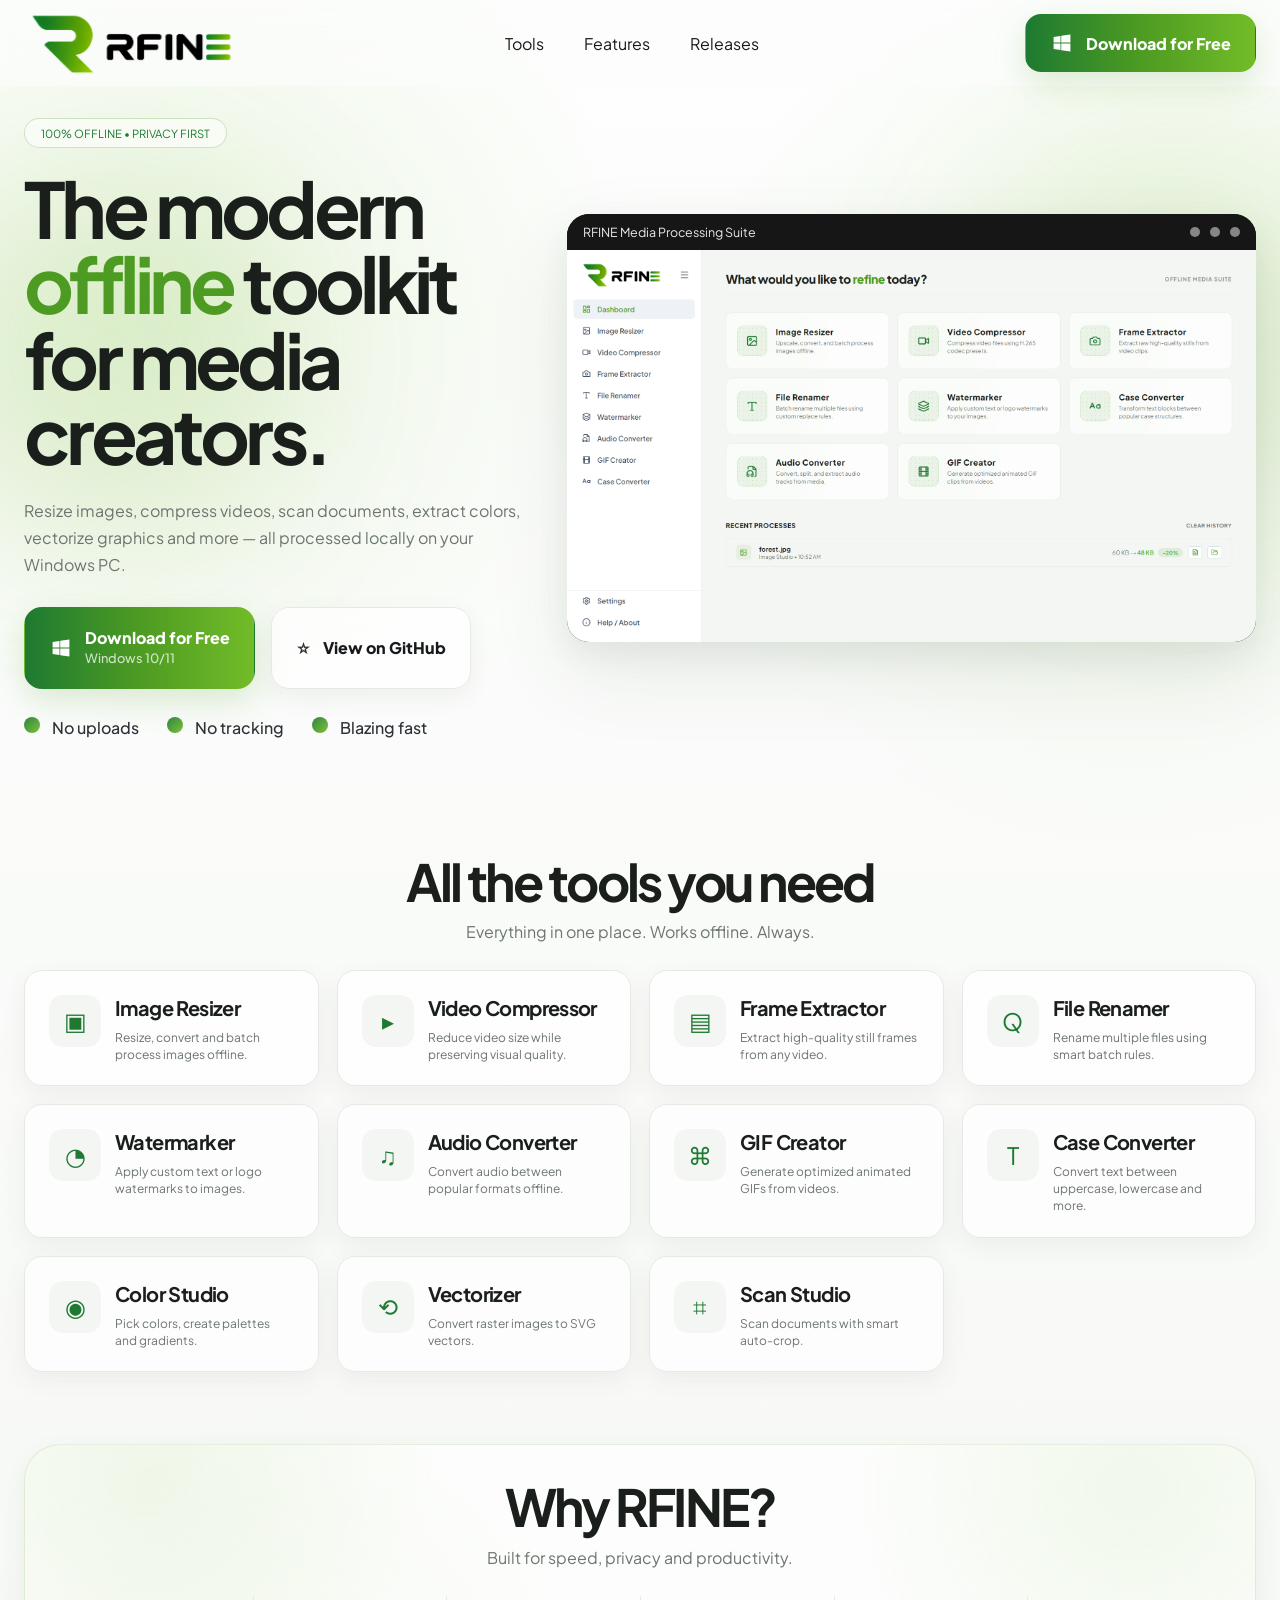
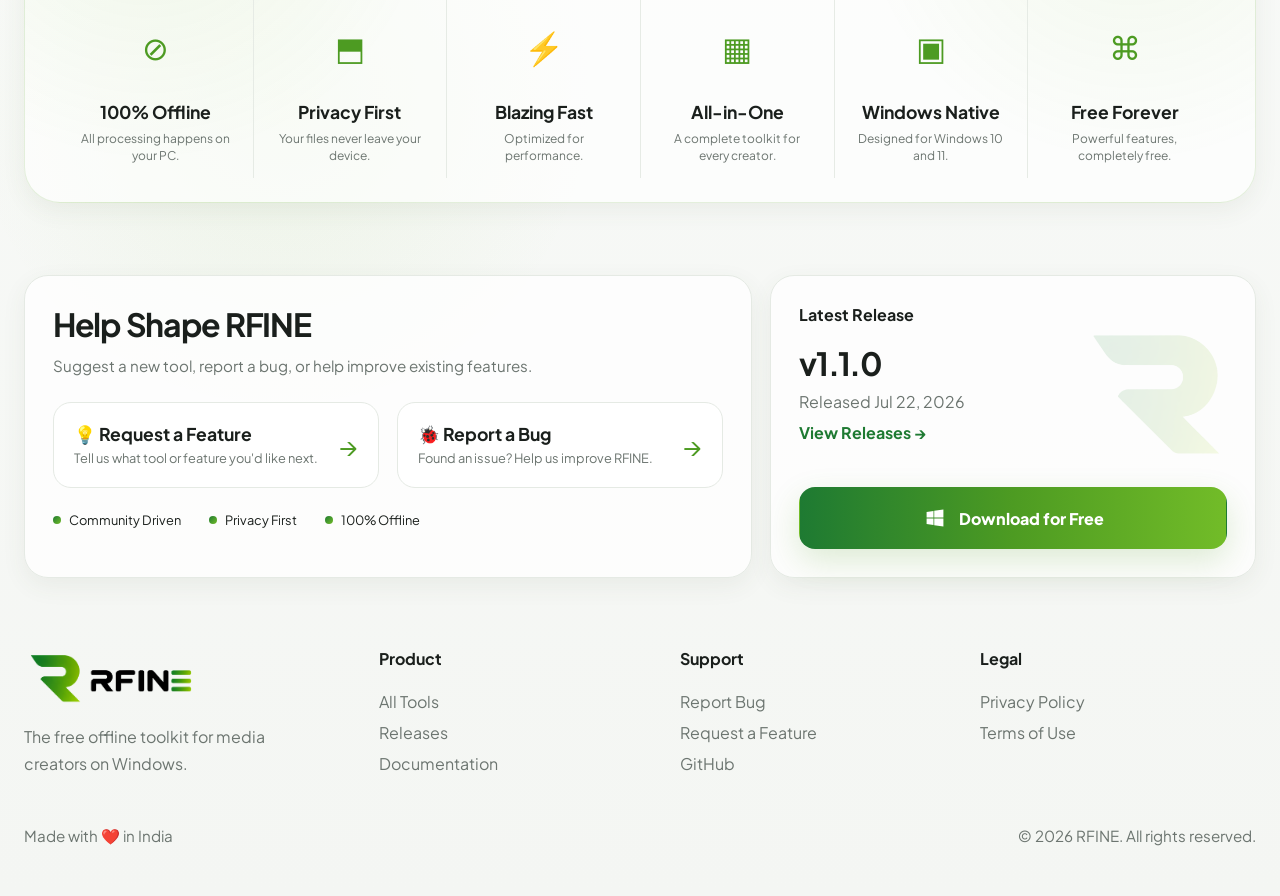
<file: index.html>
<!DOCTYPE html>
<html lang="en">
<head>
  <meta charset="UTF-8">
  <meta name="viewport" content="width=device-width, initial-scale=1.0">
  <title>RFINE | The free offline toolkit for media creators</title>
  <meta
    name="description"
    content="RFINE is a freen offline toolkit for Windows creators. Resize images, compress videos, scan documents, extract colors, vectorize graphics, and more."
  >
  <meta name="theme-color" content="#f4f6f3">
  <link rel="icon" type="image/png" sizes="32x32" href="./assets/favicon.png">
  <link rel="preconnect" href="https://fonts.googleapis.com">
  <link rel="preconnect" href="https://fonts.gstatic.com" crossorigin>
  <link href="https://fonts.googleapis.com/css2?family=Plus+Jakarta+Sans:wght@400;500;600;700;800&display=swap" rel="stylesheet">
  <link rel="stylesheet" href="./styles.css">
</head>
<body>
  <div class="page-shell">
    <header class="site-header">
      <div class="container header-inner">
        <a class="brand" href="/index.html#hero" aria-label="RFINE home">
          <img src="./assets/brand/rfine-green-light.png" alt="RFINE logo">
        </a>

        <nav class="main-nav" aria-label="Primary">
          <a href="#tools">Tools</a>
          <a href="#features">Features</a>
          <a href="https://github.com/7blackstar/RFINE/issues/new?template=feature_request.yml" target="_blank" rel="noreferrer">Releases</a>
        </nav>

        <a class="button button-primary button-header" id="header-download" href="https://github.com/7blackstar/RFINE/releases/latest/download/RFINE_Setup.exe">
          <img class="button-svg-icon" src="./assets/icons/windows.svg" alt="">
          <span>Download for Free</span>
        </a>
      </div>
    </header>

    <main>
      <section class="hero-section" id="hero">
        <div class="hero-ambient hero-ambient-left"></div>
        <div class="hero-ambient hero-ambient-right"></div>

        <div class="container hero-grid">
          <div class="hero-copy">
            <p class="hero-badge">100% offline • privacy first</p>
            <h1>
              The modern
              <span>offline</span>
              toolkit
              <br>
              for media creators.
            </h1>
            <p class="hero-description">
              Resize images, compress videos, scan documents, extract colors, vectorize
              graphics and more — all processed locally on your Windows PC.
            </p>

            <div class="hero-actions">
              <a class="button button-primary button-large" id="hero-download" href="https://github.com/7blackstar/RFINE/releases/latest/download/RFINE_Setup.exe">
                <img class="button-svg-icon" src="./assets/icons/windows.svg" alt="">
                <span>
                  Download for Free
                  <small>Windows 10/11</small>
                </span>
              </a>

              <a class="button button-secondary button-large" href="https://github.com/7blackstar/RFINE" target="_blank" rel="noreferrer">
                <span class="button-icon button-icon-outline">☆</span>
                <span>View on GitHub</span>
              </a>
            </div>

            <div class="hero-points">
              <p>No uploads</p>
              <p>No tracking</p>
              <p>Blazing fast</p>
            </div>
          </div>

          <div class="hero-preview">
            <div class="app-window">
              <div class="window-bar">
                <span>RFINE Media Processing Suite</span>
                <div class="window-controls">
                  <i></i>
                  <i></i>
                  <i></i>
                </div>
              </div>
              <div class="window-body">
                <img id="hero-showcase-image" src="./assets/screenshots/dashboard.webp" alt="RFINE dashboard preview">
              </div>
            </div>
          </div>
        </div>
      </section>

      <section class="tools-section section" id="tools">
        <div class="container">
          <div class="section-title center">
            <h2>All the tools you need</h2>
            <p>Everything in one place. Works offline. Always.</p>
          </div>

          <div class="tool-grid" id="tool-grid"></div>

        </div>
      </section>

      <section class="why-section section" id="features">
        <div class="container">
          <div class="why-panel">
            <div class="section-title center compact">
              <h2>Why RFINE?</h2>
              <p>Built for speed, privacy and productivity.</p>
            </div>

            <div class="why-grid" id="why-grid"></div>
          </div>
        </div>
      </section>

      <section class="showcase-section section">
        <div class="container showcase-grid">
          <article class="showcase-panel">

            <div class="showcase-heading">
                <h3>Help Shape RFINE</h3>
                <p>
                    Suggest a new tool, report a bug, or help improve existing features.
                </p>
            </div>
        
            <div class="community-actions">
        
                <a class="community-card"
                   href="https://github.com/7blackstar/RFINE/issues/new?template=feature_request.yml"
                   target="_blank">
        
                    <div>
                        <h4>💡 Request a Feature</h4>
                        <p>Tell us what tool or feature you'd like next.</p>
                    </div>
        
                    <span>→</span>
        
                </a>
        
                <a class="community-card"
                   href="https://github.com/7blackstar/RFINE/issues/new?template=bug_report.yml"
                   target="_blank">
        
                    <div>
                        <h4>🐞 Report a Bug</h4>
                        <p>Found an issue? Help us improve RFINE.</p>
                    </div>
        
                    <span>→</span>
        
                </a>
        
            </div>
            <div class="community-footer">
                <span><i></i>Community Driven</span>
                <span><i></i>Privacy First</span>
                <span><i></i>100% Offline</span>
            </div>
          </article>

          <article class="release-panel" id="release">
            <div class="release-header">
              <div>
                <p class="release-label">Latest Release</p>
              </div>
            </div>

            <h3 id="release-version">v1.1.0</h3>
            <p class="release-meta" id="release-date">Released Jul 22, 2026</p>
            <a class="release-link" id="release-link" href="https://github.com/7blackstar/RFINE/releases" target="_blank" rel="noreferrer">View Releases →</a>

            <ul class="release-list" id="release-list"></ul>

            <a class="button button-primary button-full" id="download-button" href="https://github.com/7blackstar/RFINE/releases/latest/download/RFINE_Setup.exe">
              <img class="button-svg-icon" src="./assets/icons/windows.svg" alt="">
              <span>Download for Free</span>
            </a>

            <img class="release-watermark" src="./assets/brand/rfine-green-icon.png" alt="">
          </article>
        </div>
      </section>
    </main>

    <footer class="site-footer">
      <div class="container footer-grid">
        <div class="footer-branding">
          <img src="./assets/brand/rfine-green-light.png" alt="RFINE logo">
          <p>The free offline toolkit for media creators on Windows.</p>
        </div>

        <div class="footer-column">
          <h4>Product</h4>
          <a href="index.html#tools">All Tools</a>
          <a href="https://github.com/7blackstar/RFINE/releases">Releases</a>
          <a href="documentation.html">Documentation</a>
        </div>

        <div class="footer-column">
          <h4>Support</h4>
          <a href="https://github.com/7blackstar/RFINE/issues/new?template=bug_report.yml">Report Bug</a>
          <a href="https://github.com/7blackstar/RFINE/issues/new?template=feature_request.yml">Request a Feature</a>
          <a href="https://github.com/7blackstar/RFINE" target="_blank" rel="noreferrer">GitHub</a>
        </div>

        <div class="footer-column">
          <h4>Legal</h4>
          <a href="privacy.html">Privacy Policy</a>
          <a href="terms.html">Terms of Use</a>
        </div>
      </div>

      <div class="container footer-bottom">
        <p>Made with ❤️ in India</p>
        <p>© 2026 RFINE. All rights reserved.</p>
      </div>
    </footer>
  </div>

  <script src="./app.js" type="module"></script>
</body>
</html>
</file>
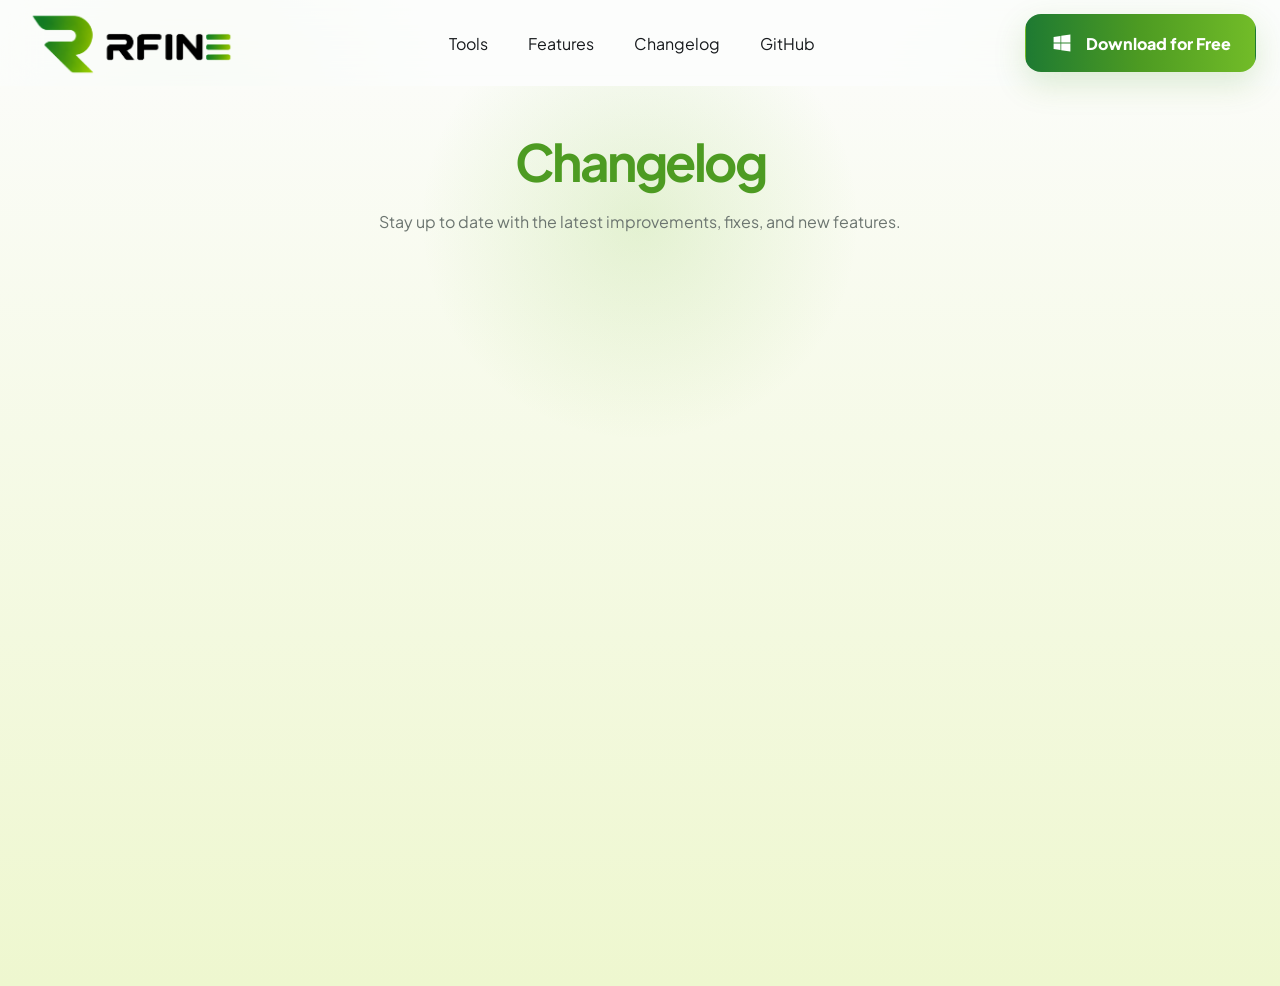
<file: changelog.html>
<!DOCTYPE html>
<html lang="en">
<head>
  <meta charset="UTF-8">
  <meta name="viewport" content="width=device-width, initial-scale=1.0">
  <title>RFINE | Changelog</title>
  <meta name="description" content="Stay up to date with the latest RFINE improvements, fixes, and new features.">
  <meta name="theme-color" content="#f4f6f3">
  <link rel="preconnect" href="https://fonts.googleapis.com">
  <link rel="preconnect" href="https://fonts.gstatic.com" crossorigin>
  <link href="https://fonts.googleapis.com/css2?family=Plus+Jakarta+Sans:wght@400;500;600;700;800&display=swap" rel="stylesheet">
  <link rel="stylesheet" href="./styles.css">
</head>
<body>
  <div class="page-shell">
    <header class="site-header">
      <div class="container header-inner">
        <a class="brand" href="./index.html" aria-label="RFINE home">
          <img src="./assets/brand/rfine-green-light.png" alt="RFINE logo">
        </a>

        <nav class="main-nav" aria-label="Primary">
          <a href="./index.html#tools">Tools</a>
          <a href="./index.html#features">Features</a>
          <a href="./changelog.html">Changelog</a>
          <a href="https://github.com/7blackstar/RFINE" target="_blank" rel="noreferrer">GitHub</a>
        </nav>

        <a class="button button-primary button-header" href="https://github.com/7blackstar/RFINE/releases/latest/download/RFINE_Setup.exe">
          <img class="button-svg-icon" src="./assets/icons/windows.svg" alt="">
          <span>Download for Free</span>
        </a>
      </div>
    </header>

    <main class="changelog-page">
      <section class="changelog-hero">
        <div class="container changelog-hero-inner">
          <h1>Changelog</h1>
          <p>Stay up to date with the latest improvements, fixes, and new features.</p>
        </div>
      </section>

      <section class="changelog-section">
        <div class="container changelog-stack" id="changelog-stack"></div>
      </section>
    </main>
  </div>

  <script src="./app.js" type="module"></script>
</body>
</html>
</file>
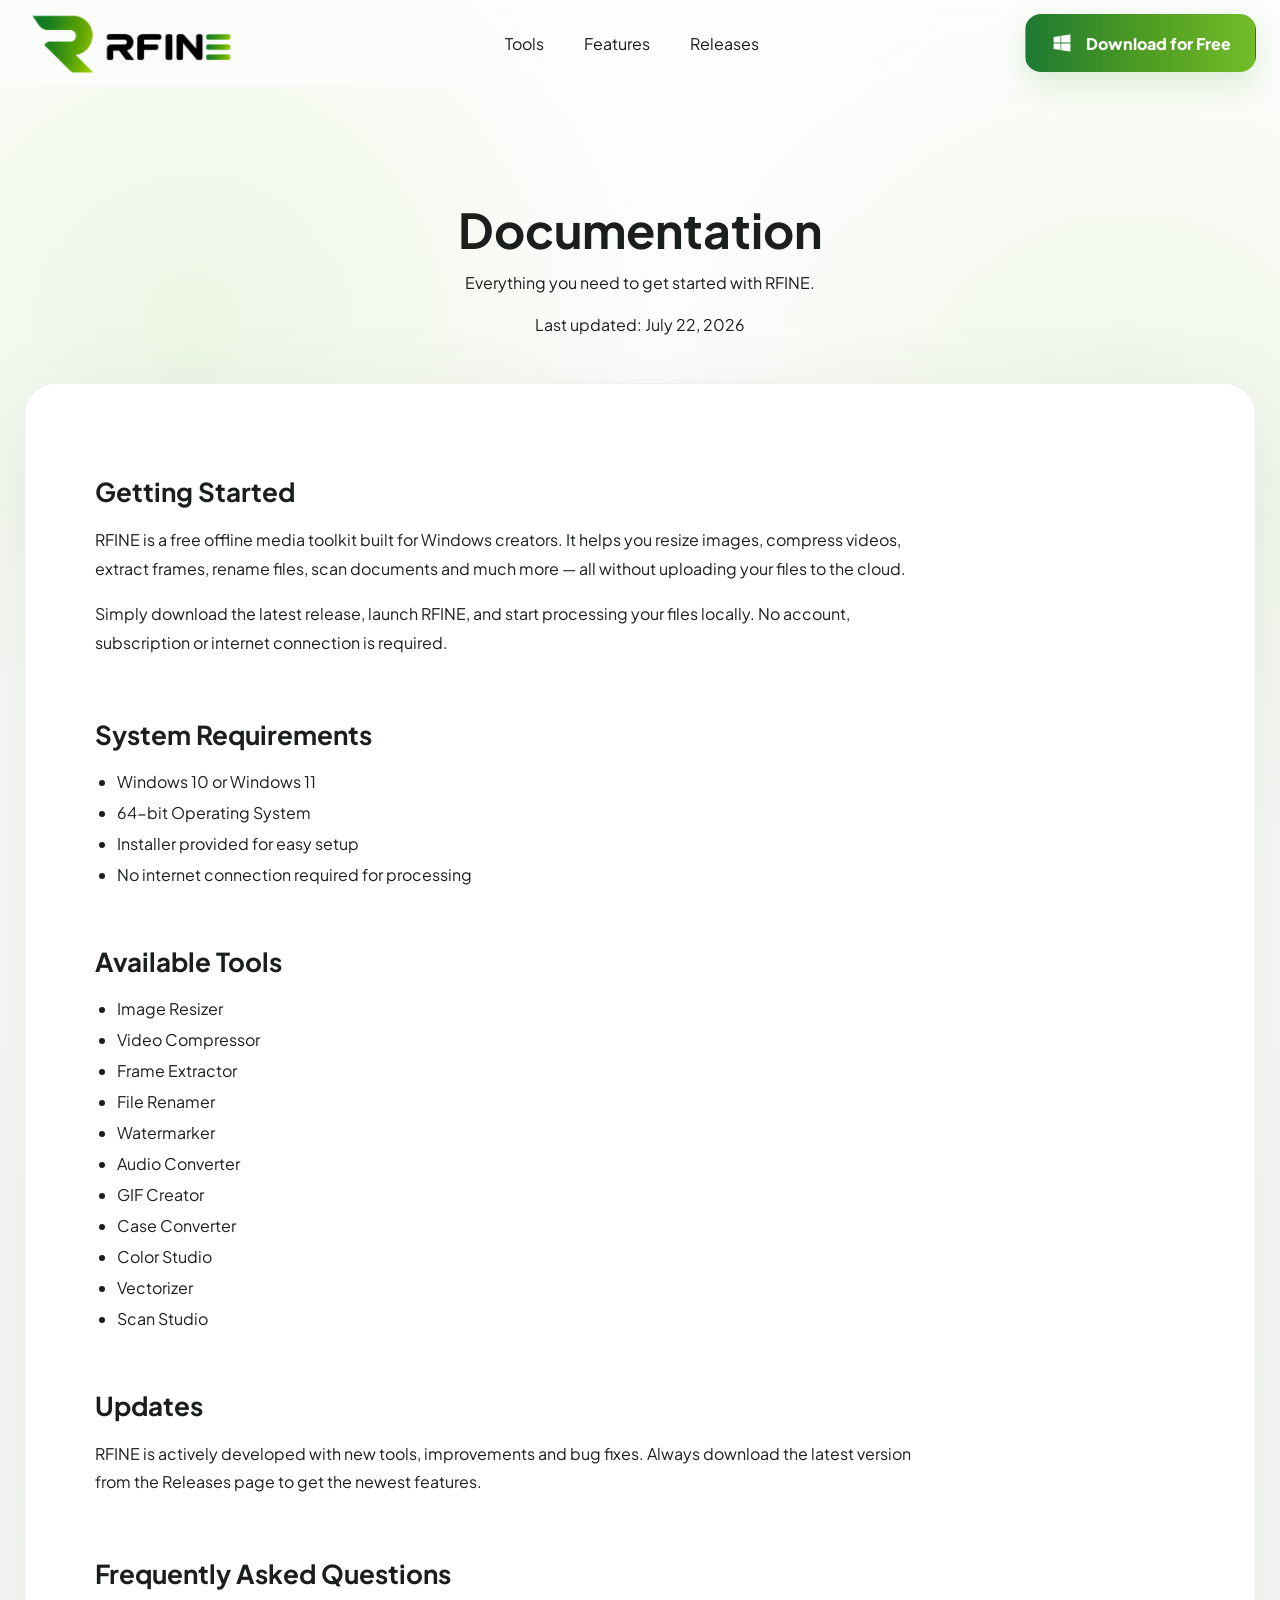
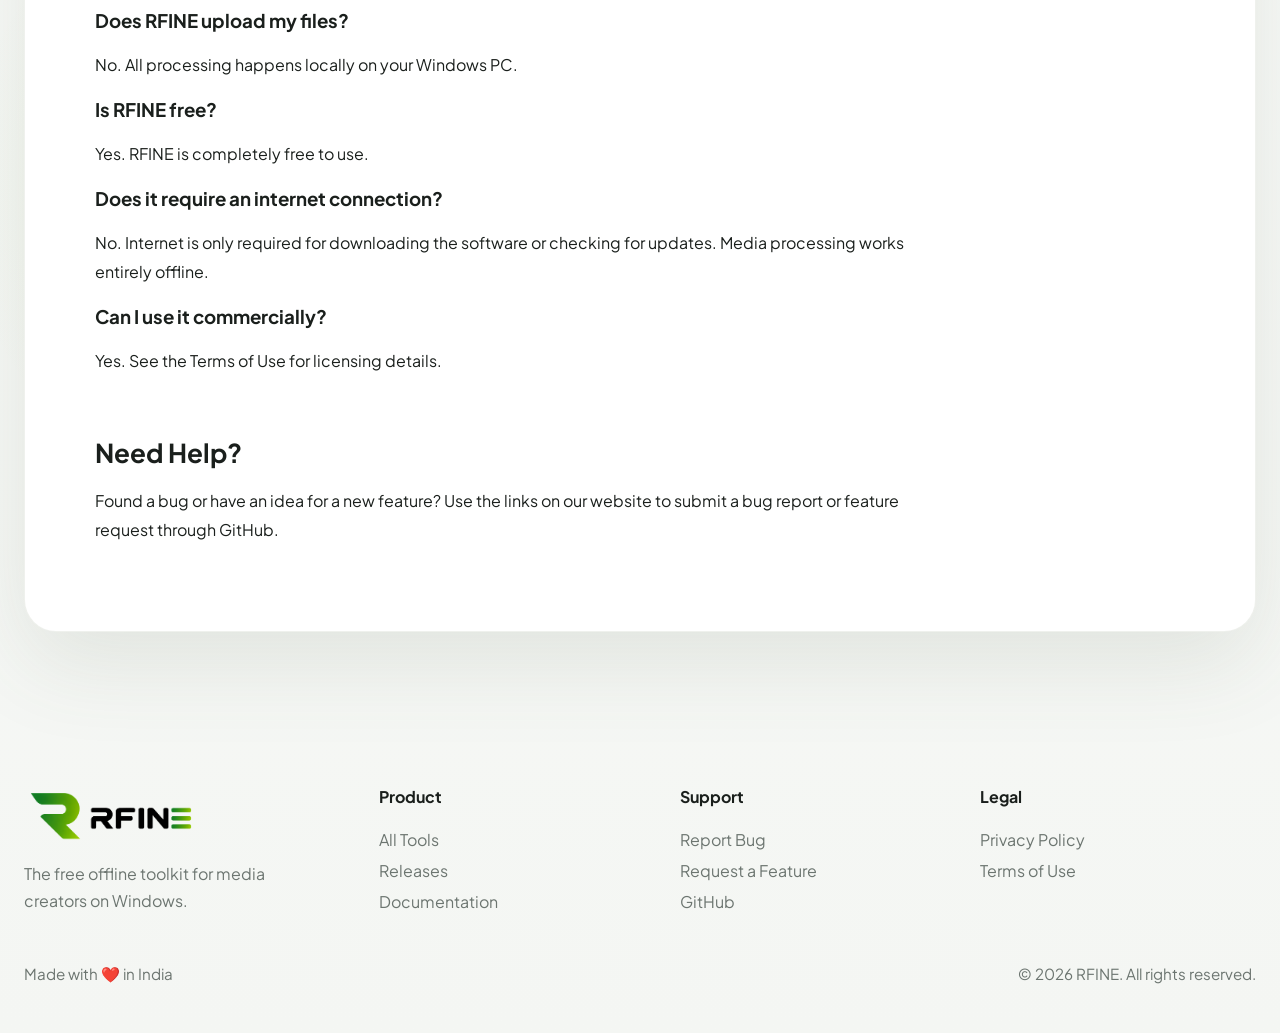
<file: documentation.html>
<!DOCTYPE html>
<html lang="en">
<head>
  <meta charset="UTF-8">
  <meta name="viewport" content="width=device-width, initial-scale=1.0">
  <title>Documentation | RFINE</title>
  <meta
  name="description"
  content="Learn how to get started with RFINE, system requirements, downloads, updates and frequently asked questions."
  >
  <meta name="theme-color" content="#f4f6f3">
  <link rel="icon" type="image/png" sizes="32x32" href="./assets/favicon.png">
  <link rel="preconnect" href="https://fonts.googleapis.com">
  <link rel="preconnect" href="https://fonts.gstatic.com" crossorigin>
  <link href="https://fonts.googleapis.com/css2?family=Plus+Jakarta+Sans:wght@400;500;600;700;800&display=swap" rel="stylesheet">
  <link rel="stylesheet" href="./styles.css">
</head>
<body>
  <div class="page-shell">
    <header class="site-header">
      <div class="container header-inner">
        <a class="brand" href="index.html" aria-label="RFINE home">
          <img src="./assets/brand/rfine-green-light.png" alt="RFINE logo">
        </a>

        <nav class="main-nav" aria-label="Primary">
          <a href="index.html#tools">Tools</a>
          <a href="index.html#features">Features</a>
          <a href="https://github.com/7blackstar/RFINE/releases" target="_blank" rel="noreferrer">Releases</a>
        </nav>

        <a class="button button-primary button-header" id="header-download" href="https://github.com/7blackstar/RFINE/releases/latest/download/RFINE_Setup.exe">
          <img class="button-svg-icon" src="./assets/icons/windows.svg" alt="">
          <span>Download for Free</span>
        </a>
      </div>
    </header>

<main class="doc-page">
  <div class="container">
  <section class="doc-hero">
    
    <h1>Documentation</h1>
    
    <p>
    Everything you need to get started with RFINE.
    </p><br>
    
    <p class="doc-updated">
    Last updated: July 22, 2026
    </p>
    
    </section>

<section class="doc-card">
      
<section>
<h2>Getting Started</h2>

<p>
RFINE is a free offline media toolkit built for Windows creators. It helps you resize images,
compress videos, extract frames, rename files, scan documents and much more — all without
uploading your files to the cloud.
</p>

<p>
Simply download the latest release, launch RFINE, and start processing your files locally.
No account, subscription or internet connection is required.
</p>

</section>

<section>

<h2>System Requirements</h2>

<ul>
<li>Windows 10 or Windows 11</li>
<li>64-bit Operating System</li>
<li>Installer provided for easy setup</li>
<li>No internet connection required for processing</li>

</ul>

</section>

<section>

<h2>Available Tools</h2>

<ul>

<li>Image Resizer</li>

<li>Video Compressor</li>

<li>Frame Extractor</li>

<li>File Renamer</li>

<li>Watermarker</li>

<li>Audio Converter</li>

<li>GIF Creator</li>

<li>Case Converter</li>

<li>Color Studio</li>

<li>Vectorizer</li>

<li>Scan Studio</li>

</ul>

</section>

<section>

<h2>Updates</h2>

<p>
RFINE is actively developed with new tools, improvements and bug fixes.
Always download the latest version from the Releases page to get the newest features.
</p>

</section>

<section>

<h2>Frequently Asked Questions</h2>

<h3>Does RFINE upload my files?</h3>

<p>No. All processing happens locally on your Windows PC.</p>

<h3>Is RFINE free?</h3>

<p>Yes. RFINE is completely free to use.</p>

<h3>Does it require an internet connection?</h3>

<p>No. Internet is only required for downloading the software or checking for updates. Media processing works entirely offline.</p>

<h3>Can I use it commercially?</h3>

<p>Yes. See the Terms of Use for licensing details.</p>

</section>

<section>

<h2>Need Help?</h2>

<p>
Found a bug or have an idea for a new feature?
Use the links on our website to submit a bug report or feature request through GitHub.
</p>

</section>
</section>
</div>
</main>

    <footer class="site-footer">
      <div class="container footer-grid">
        <div class="footer-branding">
          <img src="./assets/brand/rfine-green-light.png" alt="RFINE logo">
          <p>The free offline toolkit for media creators on Windows.</p>
        </div>

                <div class="footer-column">
          <h4>Product</h4>
          <a href="index.html#tools">All Tools</a>
          <a href="https://github.com/7blackstar/RFINE/releases">Releases</a>
          <a href="documentation.html">Documentation</a>
        </div>

        <div class="footer-column">
          <h4>Support</h4>
          <a href="https://github.com/7blackstar/RFINE/issues/new?template=bug_report.yml">Report Bug</a>
          <a href="https://github.com/7blackstar/RFINE/issues/new?template=feature_request.yml">Request a Feature</a>
          <a href="https://github.com/7blackstar/RFINE" target="_blank" rel="noreferrer">GitHub</a>
        </div>

        <div class="footer-column">
          <h4>Legal</h4>
          <a href="privacy.html">Privacy Policy</a>
          <a href="terms.html">Terms of Use</a>
        </div>
      </div>

      <div class="container footer-bottom">
        <p>Made with ❤️ in India</p>
        <p>© 2026 RFINE. All rights reserved.</p>
      </div>
    </footer>
  </div>

  <script src="./app.js" type="module"></script>
</body>
</html>
</file>
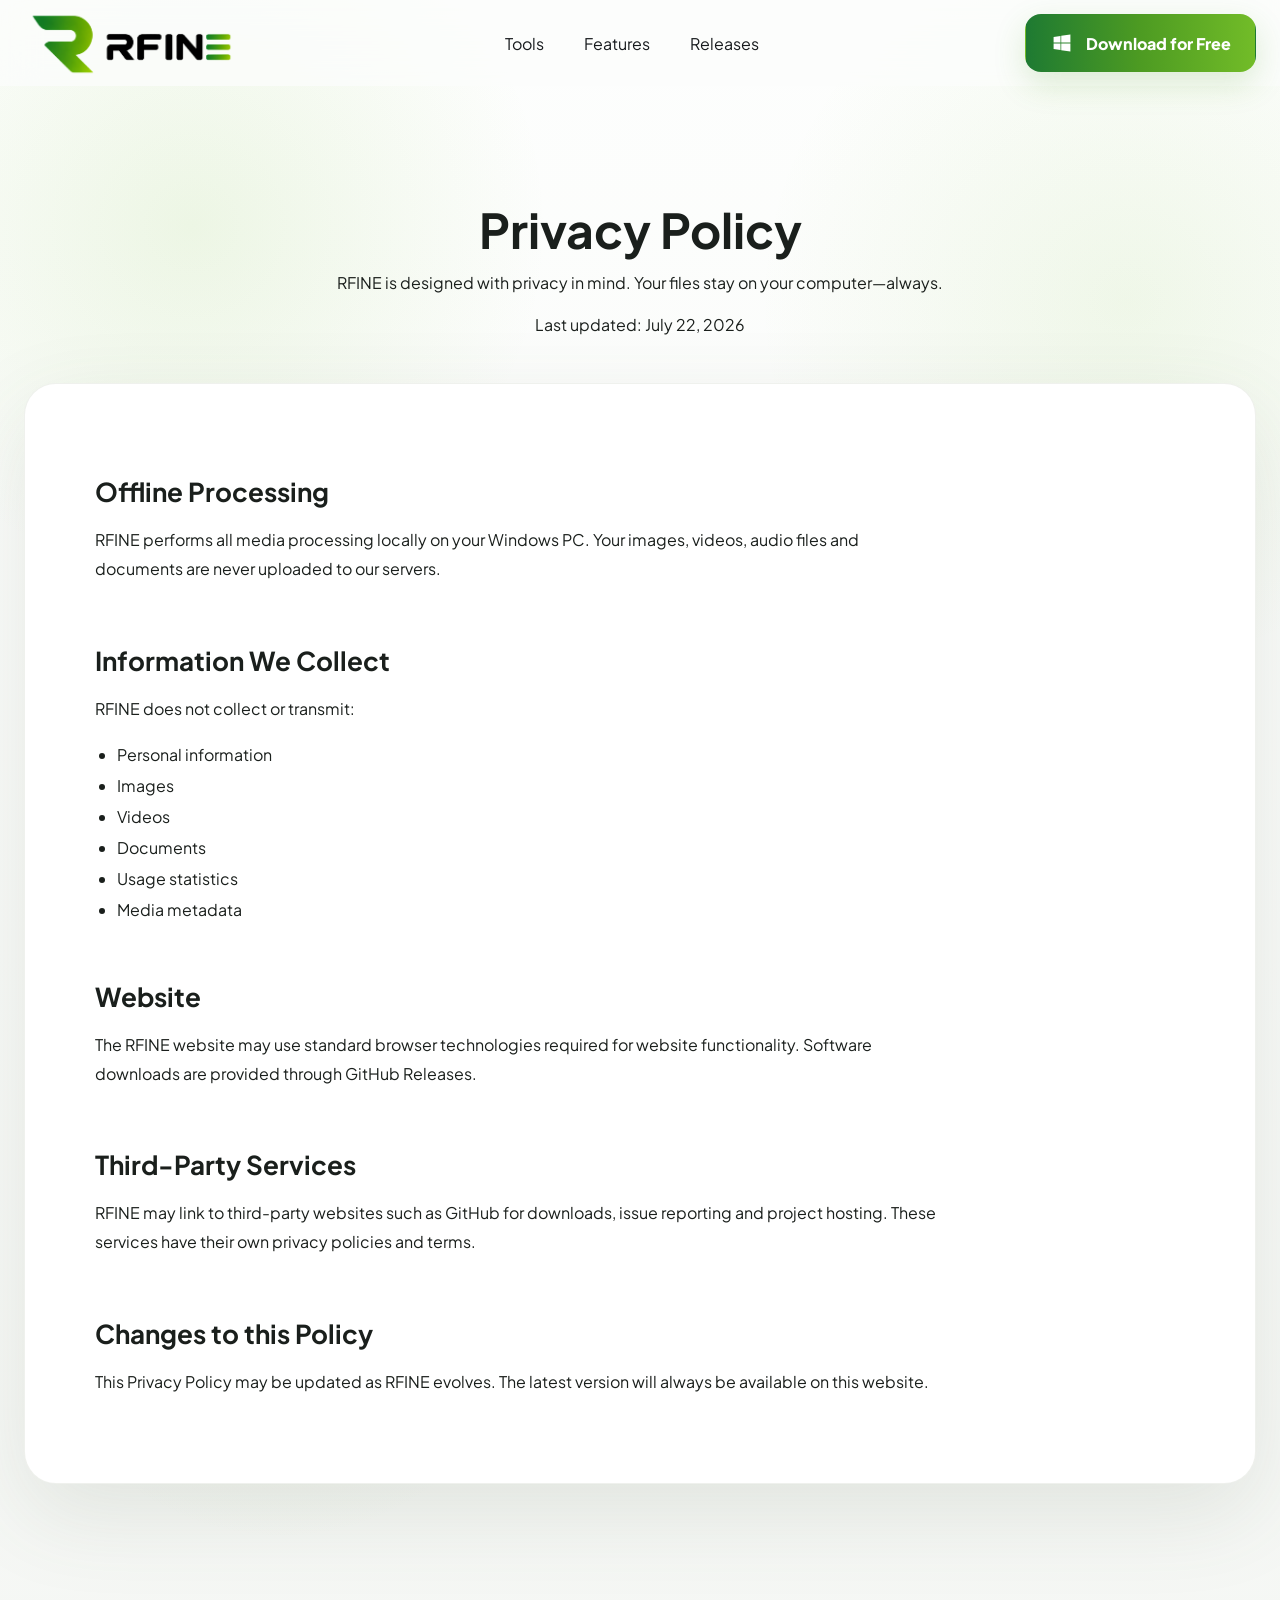
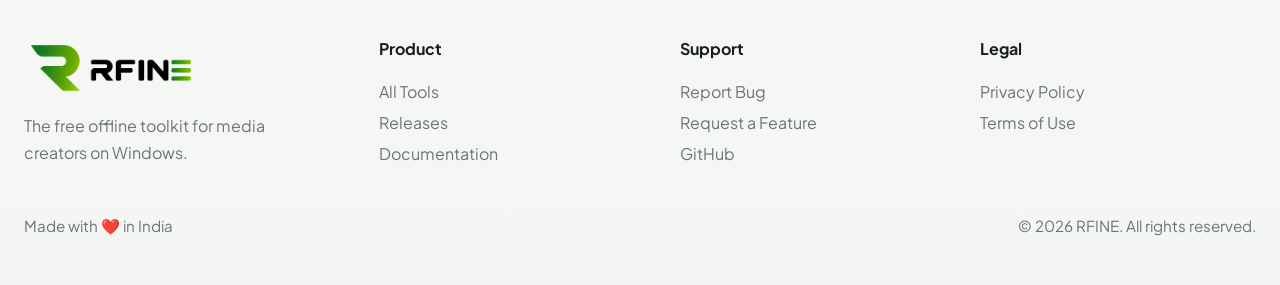
<file: privacy.html>
<!DOCTYPE html>
<html lang="en">
<head>
  <meta charset="UTF-8">
  <meta name="viewport" content="width=device-width, initial-scale=1.0">
  <title>Privacy Policy | RFINE</title>
  <meta
    name="description"
    content="Learn how RFINE protects your privacy. All processing happens locally on your Windows PC with no cloud uploads or user tracking."
  >
  <meta name="theme-color" content="#f4f6f3">
  <link rel="icon" type="image/png" sizes="32x32" href="./assets/favicon.png">
  <link rel="preconnect" href="https://fonts.googleapis.com">
  <link rel="preconnect" href="https://fonts.gstatic.com" crossorigin>
  <link href="https://fonts.googleapis.com/css2?family=Plus+Jakarta+Sans:wght@400;500;600;700;800&display=swap" rel="stylesheet">
  <link rel="stylesheet" href="./styles.css">
</head>
<body>
  <div class="page-shell">
    <header class="site-header">
      <div class="container header-inner">
        <a class="brand" href="index.html" aria-label="RFINE home">
          <img src="./assets/brand/rfine-green-light.png" alt="RFINE logo">
        </a>

        <nav class="main-nav" aria-label="Primary">
          <a href="index.html#tools">Tools</a>
          <a href="index.html#features">Features</a>
          <a href="https://github.com/7blackstar/RFINE/releases" target="_blank" rel="noreferrer">Releases</a>
        </nav>

        <a class="button button-primary button-header" id="header-download" href="https://github.com/7blackstar/RFINE/releases/latest/download/RFINE_Setup.exe">
          <img class="button-svg-icon" src="./assets/icons/windows.svg" alt="">
          <span>Download for Free</span>
        </a>
      </div>
    </header>

    <main class="doc-page">
      <div class="container">

<section class="doc-hero">

<h1>Privacy Policy</h1>

<p>
RFINE is designed with privacy in mind. Your files stay on your computer—always.
</p><br>

<p class="doc-updated">
Last updated: July 22, 2026
</p>
  
</section>

<section class="doc-card">
        
<section>

<h2>Offline Processing</h2>

<p>
RFINE performs all media processing locally on your Windows PC.
Your images, videos, audio files and documents are never uploaded to our servers.
</p>

</section>

<section>

<h2>Information We Collect</h2>

<p>
RFINE does not collect or transmit:
</p>

<ul>

<li>Personal information</li>

<li>Images</li>

<li>Videos</li>

<li>Documents</li>

<li>Usage statistics</li>

<li>Media metadata</li>

</ul>

</section>

<section>

<h2>Website</h2>

<p>
The RFINE website may use standard browser technologies required for website functionality.
Software downloads are provided through GitHub Releases.
</p>

</section>

<section>

<h2>Third-Party Services</h2>

<p>
RFINE may link to third-party websites such as GitHub for downloads, issue reporting and project hosting.
These services have their own privacy policies and terms.
</p>

</section>

<section>

<h2>Changes to this Policy</h2>

<p>
This Privacy Policy may be updated as RFINE evolves.
The latest version will always be available on this website.
</p>

</section>
</section>
        
      </div>
    </main>

    <footer class="site-footer">
      <div class="container footer-grid">
        <div class="footer-branding">
          <img src="./assets/brand/rfine-green-light.png" alt="RFINE logo">
          <p>The free offline toolkit for media creators on Windows.</p>
        </div>

          <div class="footer-column">
          <h4>Product</h4>
          <a href="index.html#tools">All Tools</a>
          <a href="https://github.com/7blackstar/RFINE/releases">Releases</a>
          <a href="documentation.html">Documentation</a>
        </div>

        <div class="footer-column">
          <h4>Support</h4>
          <a href="https://github.com/7blackstar/RFINE/issues/new?template=bug_report.yml">Report Bug</a>
          <a href="https://github.com/7blackstar/RFINE/issues/new?template=feature_request.yml">Request a Feature</a>
          <a href="https://github.com/7blackstar/RFINE" target="_blank" rel="noreferrer">GitHub</a>
        </div>

        <div class="footer-column">
          <h4>Legal</h4>
          <a href="privacy.html">Privacy Policy</a>
          <a href="terms.html">Terms of Use</a>
        </div>
      </div>

      <div class="container footer-bottom">
        <p>Made with ❤️ in India</p>
        <p>© 2026 RFINE. All rights reserved.</p>
      </div>
    </footer>
  </div>

</body>
</html>
</file>
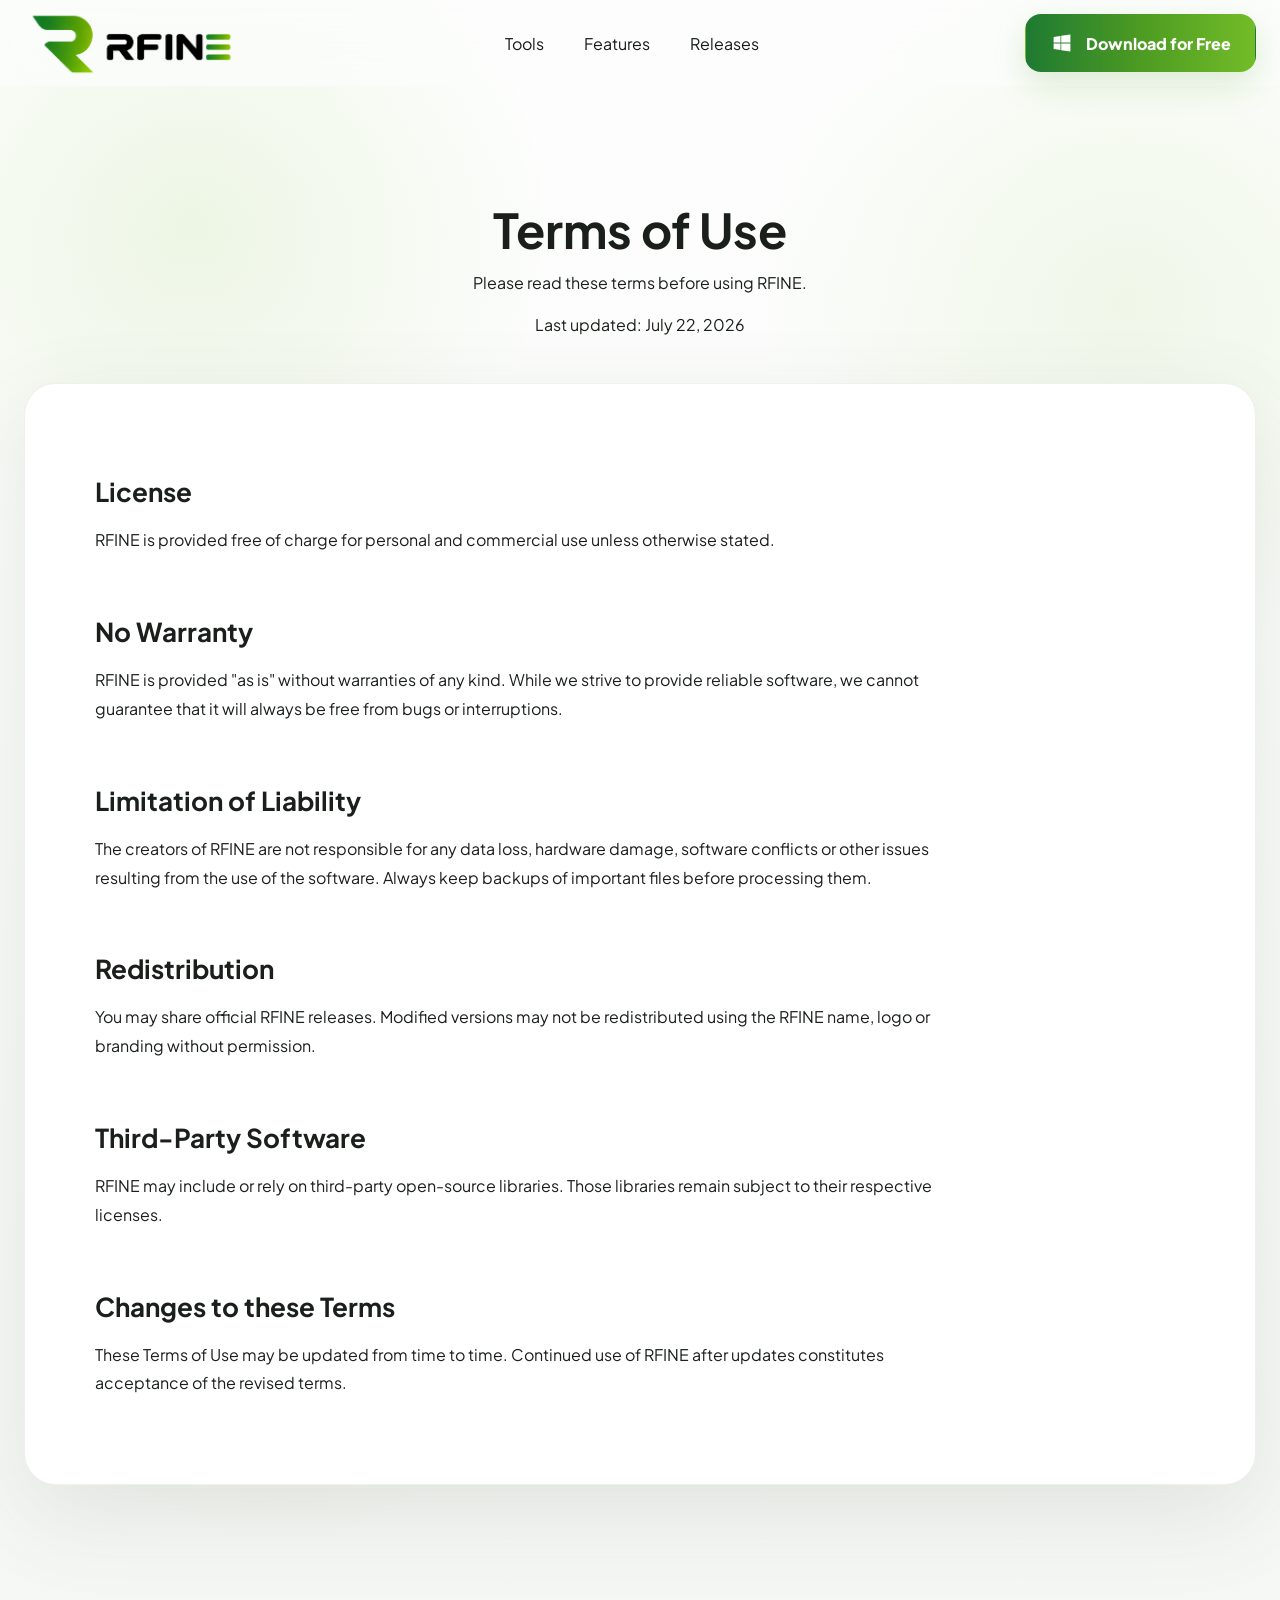
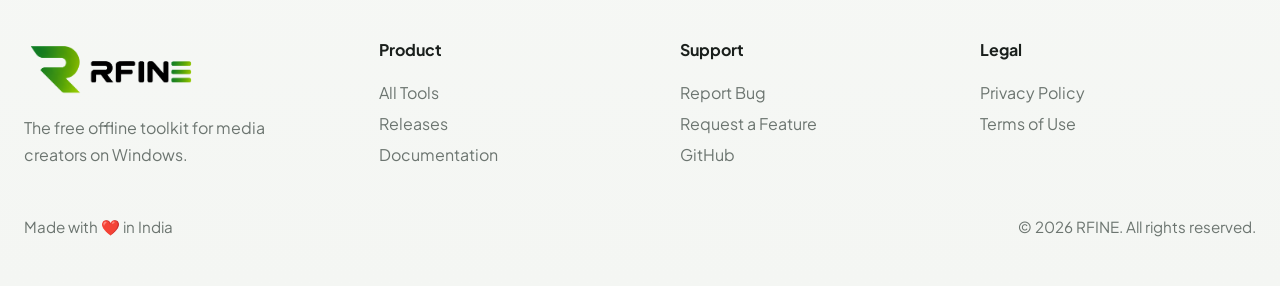
<file: terms.html>
<!DOCTYPE html>
<html lang="en">
<head>
  <meta charset="UTF-8">
  <meta name="viewport" content="width=device-width, initial-scale=1.0">
  <title>Terms of Use | RFINE</title>
  <meta
  name="description"
  content="Read the Terms of Use for RFINE, the free offline toolkit for Windows creators."
  >
  <meta name="theme-color" content="#f4f6f3">
  <link rel="icon" type="image/png" sizes="32x32" href="./assets/favicon.png">
  <link rel="preconnect" href="https://fonts.googleapis.com">
  <link rel="preconnect" href="https://fonts.gstatic.com" crossorigin>
  <link href="https://fonts.googleapis.com/css2?family=Plus+Jakarta+Sans:wght@400;500;600;700;800&display=swap" rel="stylesheet">
  <link rel="stylesheet" href="./styles.css">
</head>
<body>
  <div class="page-shell">
    <header class="site-header">
      <div class="container header-inner">
        <a class="brand" href="index.html" aria-label="RFINE home">
          <img src="./assets/brand/rfine-green-light.png" alt="RFINE logo">
        </a>

        <nav class="main-nav" aria-label="Primary">
          <a href="index.html#tools">Tools</a>
          <a href="index.html#features">Features</a>
          <a href="https://github.com/7blackstar/RFINE/releases" target="_blank" rel="noreferrer">Releases</a>
        </nav>

        <a class="button button-primary button-header" id="header-download" href="https://github.com/7blackstar/RFINE/releases/latest/download/RFINE_Setup.exe">
          <img class="button-svg-icon" src="./assets/icons/windows.svg" alt="">
          <span>Download for Free</span>
        </a>
      </div>
    </header>

    <main class="doc-page">

    <div class="container">

<section class="doc-hero">

<h1>Terms of Use</h1>

<p>
Please read these terms before using RFINE.
</p><br>

<p class="doc-updated">
Last updated: July 22, 2026
</p>
</section>

<section class="doc-card">
<section>

<h2>License</h2>

<p>
RFINE is provided free of charge for personal and commercial use unless otherwise stated.
</p>

</section>

<section>

<h2>No Warranty</h2>

<p>
RFINE is provided "as is" without warranties of any kind.
While we strive to provide reliable software, we cannot guarantee that it will always be free from bugs or interruptions.
</p>

</section>

<section>

<h2>Limitation of Liability</h2>

<p>
The creators of RFINE are not responsible for any data loss, hardware damage,
software conflicts or other issues resulting from the use of the software.
Always keep backups of important files before processing them.
</p>

</section>

<section>

<h2>Redistribution</h2>

<p>
You may share official RFINE releases.
Modified versions may not be redistributed using the RFINE name, logo or branding without permission.
</p>

</section>

<section>

<h2>Third-Party Software</h2>

<p>
RFINE may include or rely on third-party open-source libraries.
Those libraries remain subject to their respective licenses.
</p>

</section>

<section>

<h2>Changes to these Terms</h2>

<p>
These Terms of Use may be updated from time to time.
Continued use of RFINE after updates constitutes acceptance of the revised terms.
</p>

</section>
  
</section>

</div>
      
    </main>

    <footer class="site-footer">
      <div class="container footer-grid">
        <div class="footer-branding">
          <img src="./assets/brand/rfine-green-light.png" alt="RFINE logo">
          <p>The free offline toolkit for media creators on Windows.</p>
        </div>

        <div class="footer-column">
          <h4>Product</h4>
          <a href="index.html#tools">All Tools</a>
          <a href="https://github.com/7blackstar/RFINE/releases">Releases</a>
          <a href="documentation.html">Documentation</a>
        </div>

        <div class="footer-column">
          <h4>Support</h4>
          <a href="https://github.com/7blackstar/RFINE/issues/new?template=bug_report.yml">Report Bug</a>
          <a href="https://github.com/7blackstar/RFINE/issues/new?template=feature_request.yml">Request a Feature</a>
          <a href="https://github.com/7blackstar/RFINE" target="_blank" rel="noreferrer">GitHub</a>
        </div>

        <div class="footer-column">
          <h4>Legal</h4>
          <a href="privacy.html">Privacy Policy</a>
          <a href="terms.html">Terms of Use</a>
        </div>
      </div>

      <div class="container footer-bottom">
        <p>Made with ❤️ in India</p>
        <p>© 2026 RFINE. All rights reserved.</p>
      </div>
    </footer>
  </div>

  <script src="./app.js" type="module"></script>
</body>
</html>
</file>
<file: styles.css>
:root {
  --primary-1: #1e7a32;
  --primary-2: #4d9b22;
  --primary-3: #72bc28;
  --neutral-900: #0f1115;
  --neutral-800: #171a1d;
  --neutral-600: #2b3137;
  --neutral-300: #a5afb8;
  --neutral-100: #f4f6f3;
  --surface: #fcfdfc;
  --surface-soft: #f8faf7;
  --border: #e5eae4;
  --text: #1a1f1c;
  --text-soft: #6c7570;
  --success: #5abf3a;
  --warning: #f3b63f;
  --error: #e75a4d;
  --info: #3d8bff;
  --container: 1360px;
  --shadow-lg: 0 30px 90px rgba(70, 90, 62, 0.12);
  --shadow-md: 0 20px 60px rgba(70, 90, 62, 0.08);
  --shadow-sm: 0 8px 24px rgba(70, 90, 62, 0.07);
  --radius-xl: 36px;
  --radius-lg: 24px;
  --radius-md: 18px;
  --radius-sm: 14px;
  --font-body: "Plus Jakarta Sans", "Segoe UI", sans-serif;
}

*,
*::before,
*::after {
  box-sizing: border-box;
}

html {
  scroll-behavior: smooth;
}

body {
  margin: 0;
  font-family: var(--font-body);
  color: var(--text);
  background:
    radial-gradient(circle at 15% 12%, rgba(114, 188, 40, 0.11), transparent 18%),
    radial-gradient(circle at 88% 16%, rgba(114, 188, 40, 0.09), transparent 19%),
    radial-gradient(circle at 22% 68%, rgba(114, 188, 40, 0.08), transparent 16%),
    linear-gradient(180deg, #fdfefd 0%, #f4f6f3 100%);
}

img {
  display: block;
  max-width: 100%;
}

a {
  color: inherit;
  text-decoration: none;
}

button,
input,
textarea,
select {
  font: inherit;
}

.container {
  width: min(calc(100% - 48px), var(--container));
  margin: 0 auto;
}

.page-shell {
  overflow: clip;
}

.site-header {
  position: sticky;
  top: 0;
  z-index: 30;
  background: rgba(252, 253, 252, 0.78);
  backdrop-filter: blur(18px);
}

.header-inner {
  min-height: 86px;
  display: flex;
  align-items: center;
  justify-content: space-between;
  gap: 24px;
}

.brand img {
  width: 215px;
}

.main-nav {
  display: flex;
  align-items: center;
  gap: 40px;
  font-size: 1rem;
  color: var(--neutral-800);
}

.button {
  display: inline-flex;
  align-items: center;
  justify-content: center;
  gap: 12px;
  border-radius: 18px;
  border: 1px solid transparent;
  transition: transform 180ms ease, box-shadow 180ms ease, background-color 180ms ease;
  font-weight: 800;
}

.button:hover,
.button:focus-visible {
  transform: translateY(-1px);
}

.button-primary {
  background: linear-gradient(90deg, var(--primary-1), var(--primary-2), var(--primary-3));
  color: #fff;
  box-shadow: 0 12px 32px rgba(77, 155, 34, 0.18);
}

.button-secondary {
  background: rgba(255, 255, 255, 0.72);
  border-color: var(--border);
  color: var(--neutral-800);
  box-shadow: var(--shadow-sm);
}

.button-header {
  min-height: 58px;
  padding: 0 24px;
  border-radius: 16px;
}

.button-large {
  min-height: 82px;
  padding: 0 24px;
}

.button-large span:last-child {
  display: flex;
  flex-direction: column;
  align-items: flex-start;
  line-height: 1.2;
}

.button-large small {
  margin-top: 4px;
  font-size: 0.8rem;
  font-weight: 500;
  opacity: 0.75;
}

.button-full {
  width: 100%;
  min-height: 62px;
  border-radius: 16px;
}

.button-icon {
  font-size: 1rem;
  line-height: 1;
}

.button-svg-icon {
  width: 24px;
  height: 24px;
  display: block;
  filter: brightness(0) invert(1);
  flex: 0 0 auto;
}

.button-icon-outline {
  color: var(--neutral-600);
}

.hero-section {
  position: relative;
  padding: 32px 0 80px;
}

.hero-ambient {
  position: absolute;
  border-radius: 999px;
  filter: blur(80px);
  pointer-events: none;
  z-index: -1;
}

.hero-ambient-left {
  width: 360px;
  height: 360px;
  left: -70px;
  top: 90px;
  background: rgba(114, 188, 40, 0.16);
}

.hero-ambient-right {
  width: 420px;
  height: 420px;
  right: -110px;
  top: 34px;
  background: rgba(114, 188, 40, 0.12);
}

.hero-grid {
  display: grid;
  grid-template-columns: minmax(0, 0.85fr) minmax(0, 1.15fr);
  gap: 34px;
  align-items: center;
}

.hero-copy {
  padding-top: 0px;
}

.hero-badge {
  display: inline-flex;
  align-items: center;
  min-height: 30px;
  padding: 0 16px;
  margin: 0 0 22px;
  border-radius: 999px;
  border: 1px solid rgba(77, 155, 34, 0.25);
  background: rgba(255, 255, 255, 0.56);
  color: var(--primary-1);
  font-size: 0.7rem;
  text-transform: uppercase;
}

.hero-copy h1 {
  margin: 0;
  font-size: clamp(3.3rem, 6vw, 6.2rem);
  line-height: 0.98;
  letter-spacing: -0.06em;
}

.hero-copy h1 span {
  color: var(--primary-2);
}

.hero-description {
  max-width: 620px;
  margin: 26px 0 0;
  color: var(--text-soft);
  font-size: 1rem;
  line-height: 1.7;
}

.hero-actions {
  display: flex;
  flex-wrap: wrap;
  gap: 16px;
  margin-top: 28px;
}

.hero-points {
  display: flex;
  flex-wrap: wrap;
  gap: 28px;
  margin-top: 28px;
  color: var(--neutral-600);
  font-weight: 500;
}

.hero-points p {
  margin: 0;
  position: relative;
  padding-left: 28px;
}

.hero-points p::before {
  content: "";
  position: absolute;
  left: 0;
  top: 0px;
  width: 16px;
  height: 16px;
  border-radius: 999px;
  background: linear-gradient(135deg, var(--primary-1), var(--primary-3));
  opacity: 0.92;
}

.app-window {
  border-radius: 22px;
  overflow: hidden;
  background: #10130f;
  box-shadow:
  0 30px 80px rgba(70,90,62,.10),
  0 12px 30px rgba(70,90,62,.08);
  border:none;
}

.window-bar {
  min-height: 36px;
  padding: 0 16px;
  display: flex;
  align-items: center;
  justify-content: space-between;
  color: rgba(255, 255, 255, 0.9);
  background: #161616;
  font-size: 0.78rem;
}

.window-controls {
  display: flex;
  gap: 10px;
}

.window-controls i {
  display: block;
  width: 10px;
  height: 10px;
  border-radius: 999px;
  background: rgba(255, 255, 255, 0.48);
}

.window-body {
  background: #fff;
}

.window-body img {
  width: 100%;
}

#hero-showcase-image {
  display: block;
}

.section {
  padding: 36px 0;
}

.section-title h2 {
  margin: 0;
  font-size: clamp(2.4rem, 4vw, 3.6rem);
  line-height: 1.08;
  letter-spacing: -0.05em;
}

.section-title p {
  margin: 12px 0 0;
  color: var(--text-soft);
  font-size: 1rem;
}

.section-title.center {
  text-align: center;
}

.section-title.compact {
  margin-bottom: 28px;
}

.tool-filters {
  display: flex;
  flex-wrap: wrap;
  justify-content: center;
  gap: 12px;
  margin-top: 28px;
}

.filter-chip {
  min-height: 42px;
  padding: 0 18px;
  border-radius: 999px;
  border: 1px solid var(--border);
  background: rgba(255, 255, 255, 0.72);
  color: var(--neutral-600);
}

.filter-chip.active {
  background: linear-gradient(90deg, var(--primary-1), var(--primary-2), var(--primary-3));
  color: #fff;
  border-color: transparent;
}

.tool-grid {
  display: grid;
  grid-template-columns: repeat(4, minmax(0, 1fr));
  gap: 18px;
  margin-top: 28px;
}

.tool-card {
  padding: 24px 24px 22px;
  border-radius: var(--radius-md);
  border: 1px solid var(--border);
  background: rgba(255, 255, 255, 0.74);
  box-shadow: var(--shadow-sm);
}

.tool-card-top {
  display: flex;
  align-items: flex-start;
  gap: 14px;
}

.tool-icon {
    width: 52px;
    height: 52px;
    flex: 0 0 52px;
    background: rgba(244, 246, 243, 0.98);
    display: flex;
    font-size: 1.5rem;
    align-items: center;
    justify-content: center;
    border-radius: 14px;
}

.tool-card h3 {
  margin: 0;
  font-size: 1.25rem;
  letter-spacing: -0.03em;
}

.tool-card p {
  margin: 10px 0 0;
  color: var(--text-soft);
  line-height: 1.4;
  font-size: 12px;
}

.tool-card[data-accent="green"] .tool-icon { color: var(--primary-1); }
.tool-card[data-accent="amber"] .tool-icon { color: #f59e0b; }
.tool-card[data-accent="rainbow"] .tool-icon { color: #d946ef; }
.tool-card[data-accent="blue"] .tool-icon { color: var(--info); }
.tool-card[data-accent="purple"] .tool-icon { color: #7c3aed; }
.tool-card[data-accent="red"] .tool-icon { color: #ef4444; }
.tool-card[data-accent="lime"] .tool-icon { color: #65a30d; }

.section-cta {
  display: flex;
  justify-content: center;
  margin-top: 22px;
}

.section-button {
  min-height: 54px;
  padding: 0 24px;
}

.why-panel {
  padding: 34px 34px 24px;
  border-radius: var(--radius-xl);
  border: 1px solid rgba(77, 155, 34, 0.14);
  background:
    radial-gradient(circle at 10% 8%, rgba(114, 188, 40, 0.09), transparent 25%),
    radial-gradient(circle at 90% 12%, rgba(114, 188, 40, 0.08), transparent 24%),
    rgba(255, 255, 255, 0.64);
  box-shadow: var(--shadow-sm);
}

.why-grid {
  display: grid;
  grid-template-columns: repeat(6, minmax(0, 1fr));
}

.why-item {
  padding: 14px 18px;
  text-align: center;
}

.why-item + .why-item {
  border-left: 1px solid rgba(229, 234, 228, 0.95);
}

.why-icon {
  width: 75px;
  height: 75px;
  margin: 0 auto 16px;
  display: grid;
  place-items: center;
  color: var(--primary-2);
  font-size: 2rem;
}

.why-item h3 {
  margin: 0;
  font-size: 1.1rem;
}

.why-item p {
  margin: 8px 0 0;
  color: var(--text-soft);
  font-size:12px;
  line-height: 1.4;
}

.showcase-grid {
  display: grid;
  grid-template-columns: minmax(0, 1.2fr) minmax(360px, 0.8fr);
  gap: 18px;
}

.showcase-panel,
.release-panel {
  position: relative;
  padding: 28px;
  border-radius: var(--radius-lg);
  border: 1px solid var(--border);
  background: rgba(255, 255, 255, 0.78);
  box-shadow: var(--shadow-sm);
}

.showcase-heading h3,
.release-panel h3 {
  margin: 0;
  font-size: 2rem;
  letter-spacing: -0.04em;
}

.showcase-heading p {
  margin: 10px 0 0;
  color: var(--text-soft);
  max-width: 520px;
  font-size:0.95rem;
  line-height:1.55;
}

.shot-strip {
  display: grid;
  grid-template-columns: repeat(4, minmax(0, 1fr));
  gap: 14px;
  margin-top: 28px;
}

.shot-card {
  text-align: center;
}

.shot-frame {
  border-radius: 16px;
  overflow: hidden;
  border: 1px solid var(--border);
  background: #0f1115;
  box-shadow: 0 16px 36px rgba(15, 17, 21, 0.16);
}

.shot-frame img {
  width: 100%;
  aspect-ratio: 1.18 / 1;
  object-fit: cover;
}

.shot-card p {
  margin: 12px 0 0;
  font-size: 0.96rem;
  color: var(--neutral-600);
}

.release-header {
  display: flex;
  justify-content: space-between;
  align-items: center;
}

.release-label {
  margin: 0;
  font-weight: 700;
}

.release-badge {
  display: inline-flex;
  align-items: center;
  min-height: 30px;
  padding: 0 10px;
  border-radius: 999px;
  background: rgba(90, 191, 58, 0.14);
  color: var(--primary-1);
  font-size: 0.84rem;
  font-weight: 700;
}

.release-panel h3 {
  margin-top: 18px;
}

.release-meta {
  margin: 8px 0 0;
  color: var(--text-soft);
}

.release-link {
  display: inline-flex;
  margin-top: 10px;
  color: var(--primary-1);
  font-weight: 700;
}

.release-list {
  list-style: none;
  padding: 0;
  margin: 22px 0;
  display: grid;
  gap: 10px;
  color: var(--neutral-600);
}

.release-list li::before {
  content: "◌";
  margin-right: 10px;
  color: var(--primary-2);
}

.release-watermark {
  position: absolute;
  right: 24px;
  bottom: 110px;
  width: 150px;
  opacity: 0.1;
  pointer-events: none;
}

.site-footer {
  padding: 22px 0 34px;
}

.footer-grid {
  display: grid;
  grid-template-columns: 1.2fr repeat(3, minmax(0, 1fr));
  gap: 24px;
  align-items: start;
  padding-top: 12px;
}

.footer-branding img {
  width: 174px;
}

.footer-branding p {
  max-width: 280px;
  color: var(--text-soft);
  line-height: 1.7;
}

.footer-column h4 {
  margin: 0 0 12px;
  font-size: 1rem;
}

.footer-column {
  display: grid;
  gap: 10px;
}

.footer-column a {
  color: var(--text-soft);
}

.footer-bottom {
  display: flex;
  justify-content: space-between;
  gap: 16px;
  padding-top: 18px;
  color: var(--text-soft);
  font-size: 0.95rem;
}

.changelog-page {
  min-height: 100vh;
  background:
    radial-gradient(circle at 50% 15%, rgba(114, 188, 40, 0.16), transparent 22%),
    linear-gradient(180deg, #fbfcf8 0%, #eef7cf 100%);
}

.changelog-hero {
  padding: 48px 0 34px;
}

.changelog-hero-inner {
  text-align: center;
}

.changelog-hero h1 {
  margin: 0;
  color: var(--primary-2);
  font-size: clamp(2.4rem, 4vw, 3.6rem);
  line-height: 1.08;
  letter-spacing: -0.05em;
}

.changelog-hero p {
  margin: 22px auto 0;
  max-width: 900px;
  color: var(--text-soft);
  font-size: 1rem;
  line-height: 1.4;
}

.changelog-section {
  padding: 28px 0 72px;
}

.changelog-stack {
  display: grid;
  gap: 34px;
  max-width: 980px;
}

.changelog-entry {
  padding: 18px;
  border-radius: 36px;
  background: rgba(255, 255, 255, 0.76);
  border: 1px solid rgba(255, 255, 255, 0.82);
  box-shadow: 0 22px 60px rgba(114, 188, 40, 0.16);
}

.changelog-entry-title {
  display: flex;
  align-items: center;
  min-height: 110px;
  padding: 0 34px;
  border-radius: 30px;
  background: #e6eaf0;
}

.changelog-entry-title h2 {
  margin: 0;
  color: var(--primary-2);
  font-size: clamp(2rem, 5vw, 3.5rem);
  letter-spacing: -0.05em;
}

.changelog-entry-body {
  padding: 34px 36px 24px;
}

.changelog-entry-body h3 {
  margin: 0 0 16px;
  font-size: 1.6rem;
  font-weight: 500;
  color: var(--neutral-800);
}

.changelog-entry-body ul {
  margin: 0 0 28px;
  padding-left: 28px;
}

.changelog-entry-body li {
  color: var(--neutral-800);
  font-size: 1.18rem;
  line-height: 1.6;
  margin-bottom: 10px;
}

@media (max-width: 1240px) {
  .hero-grid,
  .showcase-grid,
  .footer-grid {
    grid-template-columns: 1fr;
  }

  .why-grid {
    grid-template-columns: repeat(3, minmax(0, 1fr));
    gap: 14px;
  }

  .why-item + .why-item {
    border-left: 0;
  }
}

@media (max-width: 980px) {
  .main-nav,
  .button-header {
    display: none;
  }

  .tool-grid,
  .shot-strip {
    grid-template-columns: repeat(2, minmax(0, 1fr));
  }

  .hero-copy h1 {
    font-size: 4.5rem;
  }
}

@media (max-width: 720px) {
  .container {
    width: min(calc(100% - 28px), var(--container));
  }

  .hero-actions,
  .hero-points,
  .tool-filters {
    flex-direction: column;
    align-items: stretch;
  }

  .tool-grid,
  .shot-strip,
  .why-grid {
    grid-template-columns: 1fr;
  }

  .hero-copy h1 {
    font-size: 3.4rem;
  }

  .hero-description {
    font-size: 1.08rem;
  }

  .changelog-entry-title {
    min-height: 88px;
    padding: 0 24px;
  }

  .changelog-entry-body {
    padding: 24px 20px 18px;
  }

  .footer-bottom {
    flex-direction: column;
  }
}

.community-actions{
    display:grid;
    grid-template-columns:1fr 1fr;
    gap:18px;
    margin-top:24px;
}

.community-card{
    display:flex;
    justify-content:space-between;
    align-items:center;
    padding:20px;
    border:1px solid var(--border);
    border-radius:18px;
    background:#fff;
    transition:.2s;
}

.community-footer{
    display:flex;
    justify-content:flex-start;
    align-items:center;
    gap:28px;
    margin-top:24px;
    flex-wrap:wrap;
    font-size: 0.80rem;
}

.community-footer i{
    width:8px;
    height:8px;
    border-radius:50%;
    background: linear-gradient(135deg, var(--primary-1), var(--primary-3));
    display:inline-block;
    flex-shrink:0;
}

.community-footer span{
    display:flex;
    align-items:center;
    gap:8px;
}

.community-card:hover{
    transform:translateY(-2px);
    box-shadow:var(--shadow-sm);
}

.community-card h4{
    margin:0 0 4px;
    font-size:1.1rem;
}

.community-card p{
    margin:0;
    font-size:0.8rem;
    line-height:1.45;
    color:var(--text-soft);
}

.community-card span{
    font-size:26px;
    color:var(--primary-2);
}

.community-points{
    display:flex;
    gap:24px;
    margin-top:28px;
    font-size:.95rem;
    color:var(--text-soft);
    flex-wrap:wrap;
}
.doc-page{
    padding:80px 0 120px;
}

.doc-hero{
    text-align:center;
    margin-bottom:48px;
}

.doc-hero h1{
    font-size:48px;
    line-height:1;
    margin-bottom:18px;
}

.doc-hero p{
    max-width:760px;
    margin:0 auto;
    color:var(--text-light);
    font-size:16px;
}

.doc-updated{
    margin-top:18px;
    font-size:12px;
    color:#7b8578;
}

.doc-card{
    background:#fff;
    border:1px solid rgba(50,80,30,.08);
    border-radius:32px;
    box-shadow:var(--shadow-lg);
    padding:70px;
}
.doc-card section{
    margin-bottom:60px;
}

.doc-card section:last-child{
    margin-bottom:0;
}
.doc-card h2{
    font-size:26px;
    margin-bottom:18px;
}

.doc-card p{
    font-size:16px;
    line-height:1.8;
    color:var(--text-light);
    max-width:850px;
}
.doc-card ul{
    margin-top:20px;
    padding-left:22px;
}

.doc-card li{
    margin-bottom:10px;
    font-size:16px;
    color:var(--text-light);
}
</file>
